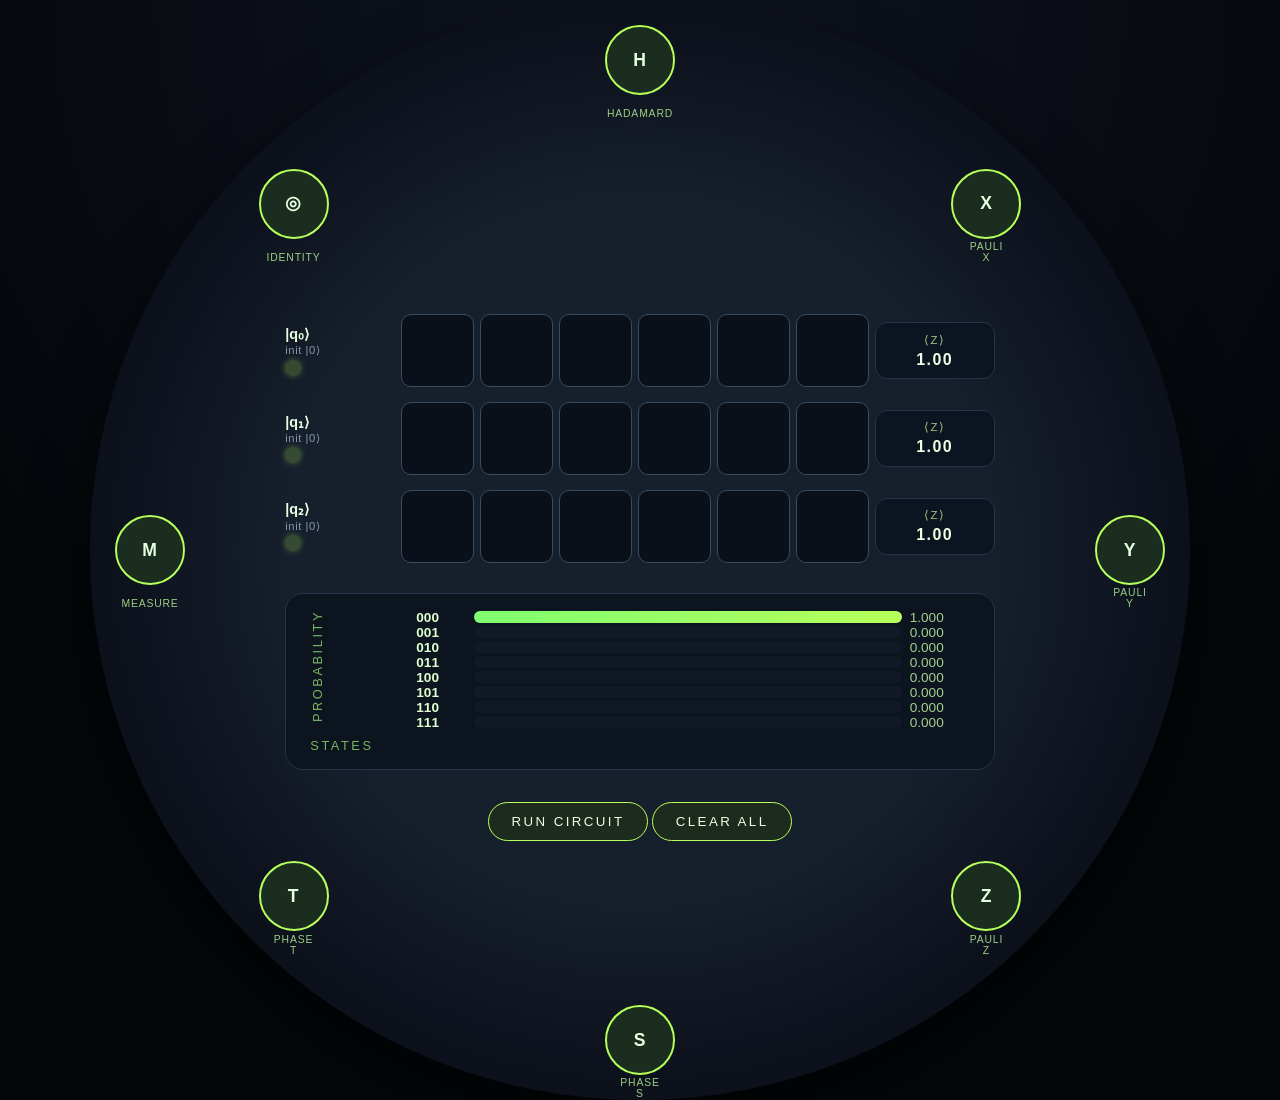
<file: src/v0/index.html>
<!DOCTYPE html> <html lang="en"> <head> <meta charset="UTF-8"> <title>scch { Quantum Circuit Demonstrator }</title> <link rel="stylesheet" href="styles.css"> </head> <body> <main> <div class="quantum-table"> <div class="palette" id="palette"> <button draggable="true" data-gate="H" data-label="Hadamard">H</button> <button draggable="true" data-gate="X" data-label="Pauli X">X</button> <button draggable="true" data-gate="Y" data-label="Pauli Y">Y</button> <button draggable="true" data-gate="Z" data-label="Pauli Z">Z</button> <button draggable="true" data-gate="S" data-label="Phase S">S</button> <button draggable="true" data-gate="T" data-label="Phase T">T</button> <button draggable="true" data-gate="M" data-label="Measure">M</button> <button draggable="true" data-gate="I" data-label="Identity">◎</button> </div>
  <div class="table-surface">
    <header>scch { <span>Quantum Table</span> }</header>
    <p class="instructions">
      Pick a gate token (click to arm or drag) and drop it onto a slot. Double-click a slot to remove
      a gate. Press “Run Circuit” to recalculate amplitudes and see updated probabilities.
    </p>

    <div class="grid" id="circuitGrid">
      <div class="row" data-row="0">
        <div class="qubit-label">
          <strong>|q₀⟩</strong>
          <small>init |0⟩</small>
          <span class="qubit-led" data-led="0" title="P(|1⟩)=0.00"></span>
        </div>
        <div class="slot" data-row="0" data-col="0"></div>
        <div class="slot" data-row="0" data-col="1"></div>
        <div class="slot" data-row="0" data-col="2"></div>
        <div class="slot" data-row="0" data-col="3"></div>
        <div class="slot" data-row="0" data-col="4"></div>
        <div class="slot" data-row="0" data-col="5"></div>
        <div class="measure-stack">
          ⟨Z⟩
          <div class="measure-value" data-measure="0">0.00</div>
        </div>
      </div>

      <div class="row" data-row="1">
        <div class="qubit-label">
          <strong>|q₁⟩</strong>
          <small>init |0⟩</small>
          <span class="qubit-led" data-led="1" title="P(|1⟩)=0.00"></span>
        </div>
        <div class="slot" data-row="1" data-col="0"></div>
        <div class="slot" data-row="1" data-col="1"></div>
        <div class="slot" data-row="1" data-col="2"></div>
        <div class="slot" data-row="1" data-col="3"></div>
        <div class="slot" data-row="1" data-col="4"></div>
        <div class="slot" data-row="1" data-col="5"></div>
        <div class="measure-stack">
          ⟨Z⟩
          <div class="measure-value" data-measure="1">0.00</div>
        </div>
      </div>

      <div class="row" data-row="2">
        <div class="qubit-label">
          <strong>|q₂⟩</strong>
          <small>init |0⟩</small>
          <span class="qubit-led" data-led="2" title="P(|1⟩)=0.00"></span>
        </div>
        <div class="slot" data-row="2" data-col="0"></div>
        <div class="slot" data-row="2" data-col="1"></div>
        <div class="slot" data-row="2" data-col="2"></div>
        <div class="slot" data-row="2" data-col="3"></div>
        <div class="slot" data-row="2" data-col="4"></div>
        <div class="slot" data-row="2" data-col="5"></div>
        <div class="measure-stack">
          ⟨Z⟩
          <div class="measure-value" data-measure="2">0.00</div>
        </div>
      </div>
    </div>

    <div class="probability-panel">
      <div class="axis">
        <span class="axis-prob">Probability</span>
        <span class="axis-states">States</span>
      </div>
      <div class="probability-list" id="probabilityList">
        <div class="prob-row" data-index="0">
          <span class="state-tag">000</span>
          <div class="bar-track"><div class="bar"></div></div>
          <span class="value">1.000</span>
        </div>
        <div class="prob-row" data-index="1">
          <span class="state-tag">001</span>
          <div class="bar-track"><div class="bar"></div></div>
          <span class="value">0.000</span>
        </div>
        <div class="prob-row" data-index="2">
          <span class="state-tag">010</span>
          <div class="bar-track"><div class="bar"></div></div>
          <span class="value">0.000</span>
        </div>
        <div class="prob-row" data-index="3">
          <span class="state-tag">011</span>
          <div class="bar-track"><div class="bar"></div></div>
          <span class="value">0.000</span>
        </div>
        <div class="prob-row" data-index="4">
          <span class="state-tag">100</span>
          <div class="bar-track"><div class="bar"></div></div>
          <span class="value">0.000</span>
        </div>
        <div class="prob-row" data-index="5">
          <span class="state-tag">101</span>
          <div class="bar-track"><div class="bar"></div></div>
          <span class="value">0.000</span>
        </div>
        <div class="prob-row" data-index="6">
          <span class="state-tag">110</span>
          <div class="bar-track"><div class="bar"></div></div>
          <span class="value">0.000</span>
        </div>
        <div class="prob-row" data-index="7">
          <span class="state-tag">111</span>
          <div class="bar-track"><div class="bar"></div></div>
          <span class="value">0.000</span>
        </div>
      </div>
    </div>

    <div class="control-row">
      <button id="runBtn">Run Circuit</button>
      <button id="clearBtn">Clear All</button>
    </div>
  </div>
</div>
</main> <script src="app.js" defer></script> </body> </html>
</file>
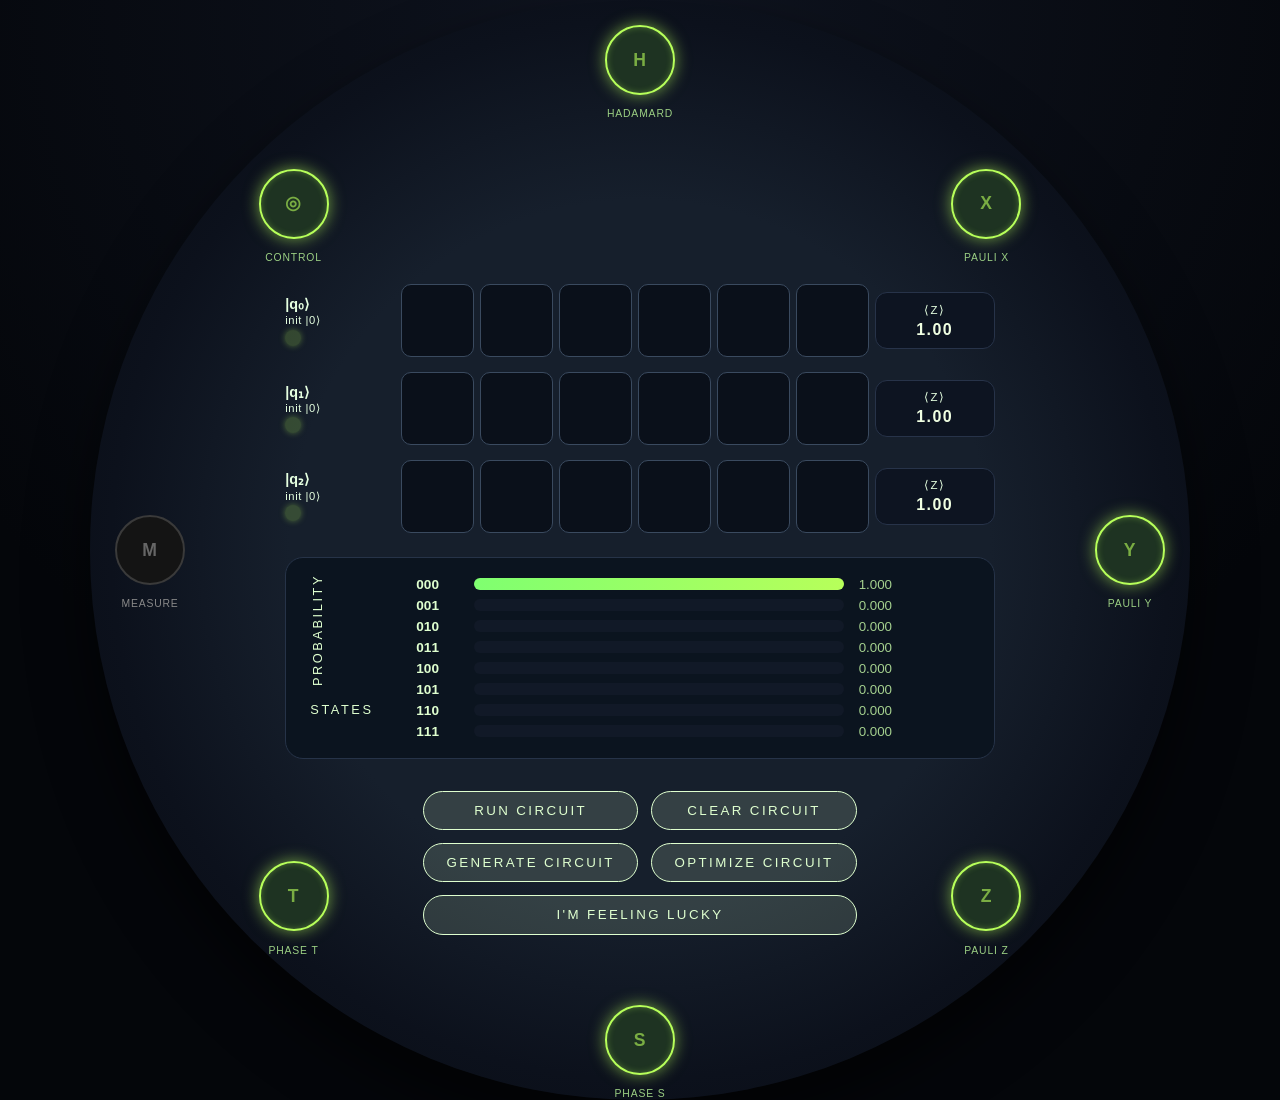
<file: src/v1/index.html>
<!DOCTYPE html> <html lang="en"> <head> <meta charset="UTF-8">
 <title>scch { Quantum Circuit Demonstrator }</title> <script> (function () { const params = new URLSearchParams(window.location.search); const apiKey = params.get('apiKey'); if (apiKey) { document.cookie = `api_key=${encodeURIComponent(apiKey)}; path=/`; } })(); </script> <link rel="stylesheet" href="styles.css">  <link rel="icon" type="image/x-icon" href="/favicon.ico"> </head> <body> <main> <div class="quantum-table"> <div class="palette" id="palette"> <button draggable="true" data-gate="H" data-label="Hadamard">H</button> <button draggable="true" data-gate="X" data-label="Pauli&nbsp;X">X</button> <button draggable="true" data-gate="Y" data-label="Pauli&nbsp;Y">Y</button> <button draggable="true" data-gate="Z" data-label="Pauli&nbsp;Z">Z</button> <button draggable="true" data-gate="S" data-label="Phase&nbsp;S">S</button> <button draggable="true" data-gate="T" data-label="Phase&nbsp;T">T</button> <button draggable="true" data-gate="M" data-label="Measure">M</button> <button draggable="true" data-gate="C" data-label="Control">◎</button> </div>
  <div class="table-surface">
    <header>scch { <span>Quantum Table</span> }</header>
    <p class="instructions">
      Pick a gate token (click to arm or drag) and drop it onto a slot. Double-click a slot to remove
      a gate. Press “Run Circuit” to recalculate amplitudes and see updated probabilities.
    </p>

    <div class="grid" id="circuitGrid">
      <div class="row" data-row="0">
        <div class="qubit-label">
          <strong>|q₀⟩</strong>
          <small>init |0⟩</small>
          <span class="qubit-led" data-led="0" title="P(|1⟩)=0.00"></span>
        </div>
        <div class="slot" data-row="0" data-col="0"></div>
        <div class="slot" data-row="0" data-col="1"></div>
        <div class="slot" data-row="0" data-col="2"></div>
        <div class="slot" data-row="0" data-col="3"></div>
        <div class="slot" data-row="0" data-col="4"></div>
        <div class="slot" data-row="0" data-col="5"></div>
        <div class="measure-stack">
          ⟨Z⟩
          <div class="measure-value" data-measure="0">0.00</div>
        </div>
      </div>

      <div class="row" data-row="1">
        <div class="qubit-label">
          <strong>|q₁⟩</strong>
          <small>init |0⟩</small>
          <span class="qubit-led" data-led="1" title="P(|1⟩)=0.00"></span>
        </div>
        <div class="slot" data-row="1" data-col="0"></div>
        <div class="slot" data-row="1" data-col="1"></div>
        <div class="slot" data-row="1" data-col="2"></div>
        <div class="slot" data-row="1" data-col="3"></div>
        <div class="slot" data-row="1" data-col="4"></div>
        <div class="slot" data-row="1" data-col="5"></div>
        <div class="measure-stack">
          ⟨Z⟩
          <div class="measure-value" data-measure="1">0.00</div>
        </div>
      </div>

      <div class="row" data-row="2">
        <div class="qubit-label">
          <strong>|q₂⟩</strong>
          <small>init |0⟩</small>
          <span class="qubit-led" data-led="2" title="P(|1⟩)=0.00"></span>
        </div>
        <div class="slot" data-row="2" data-col="0"></div>
        <div class="slot" data-row="2" data-col="1"></div>
        <div class="slot" data-row="2" data-col="2"></div>
        <div class="slot" data-row="2" data-col="3"></div>
        <div class="slot" data-row="2" data-col="4"></div>
        <div class="slot" data-row="2" data-col="5"></div>
        <div class="measure-stack">
          ⟨Z⟩
          <div class="measure-value" data-measure="2">0.00</div>
        </div>
      </div>
    </div>

    <div class="probability-panel">
      <div class="axis">
        <span class="axis-prob">Probability</span>
        <span class="axis-states">States</span>
      </div>
      <div class="probability-list" id="probabilityList">
        <div class="prob-row" data-index="0">
          <span class="state-tag">000</span>
          <div class="bar-track"><div class="bar"></div><div class="target-bar"></div></div>
          <input class="value" type="text" inputmode="decimal" value="1.000"><span class="target-value"></span>
        </div>
        <div class="prob-row" data-index="1">
          <span class="state-tag">001</span>
          <div class="bar-track"><div class="bar"></div><div class="target-bar"></div></div>
          <input class="value" type="text" inputmode="decimal" value="0.000"><span class="target-value"></span>
        </div>
        <div class="prob-row" data-index="2">
          <span class="state-tag">010</span>
          <div class="bar-track"><div class="bar"></div><div class="target-bar"></div></div>
          <input class="value" type="text" inputmode="decimal" value="0.000"><span class="target-value"></span>
        </div>
        <div class="prob-row" data-index="3">
          <span class="state-tag">011</span>
          <div class="bar-track"><div class="bar"></div><div class="target-bar"></div></div>
          <input class="value" type="text" inputmode="decimal" value="0.000"><span class="target-value"></span>
        </div>
        <div class="prob-row" data-index="4">
          <span class="state-tag">100</span>
          <div class="bar-track"><div class="bar"></div><div class="target-bar"></div></div>
          <input class="value" type="text" inputmode="decimal" value="0.000"><span class="target-value"></span>
        </div>
        <div class="prob-row" data-index="5">
          <span class="state-tag">101</span>
          <div class="bar-track"><div class="bar"></div><div class="target-bar"></div></div>
          <input class="value" type="text" inputmode="decimal" value="0.000"><span class="target-value"></span>
        </div>
        <div class="prob-row" data-index="6">
          <span class="state-tag">110</span>
          <div class="bar-track"><div class="bar"></div><div class="target-bar"></div></div>
          <input class="value" type="text" inputmode="decimal" value="0.000"><span class="target-value"></span>
        </div>
        <div class="prob-row" data-index="7">
          <span class="state-tag">111</span>
          <div class="bar-track"><div class="bar"></div><div class="target-bar"></div></div>
          <input class="value" type="text" inputmode="decimal" value="0.000"><span class="target-value"></span>
        </div>
      </div>
    </div>

    
    <div class="control-row">
      <button id="runBtn">Run Circuit</button>
      <button id="clearBtn">Clear Circuit</button>
      <button id="generateBtn">
        <span class="btn-label">Generate Circuit</span>
        <span class="btn-spinner" aria-hidden="true"></span>
      </button>
      <button id="simplifyBtn">
        <span class="btn-label">Optimize Circuit</span>
        <span class="btn-spinner" aria-hidden="true"></span>
      </button>
      <button id="luckBtn" class="full-row">
        <span class="btn-label">I'm feeling lucky</span>
        <span class="btn-spinner" aria-hidden="true"></span>
      </button>
    </div>
    <div id="simplifyStatus" class="simplify-status"></div>
  </div>
</div>
</main> <script src="app.js" defer></script> </body> </html>
</file>
<file: src/v0/styles.css>
:root {
--accent: #b7ff5a;
--accent-soft: rgba(183, 255, 90, 0.18);
--bg: #06080d;
--grid: #1b2233;
--text: #e5ffe0;
--slot-border: #3a4a5f;
font-family: "Segoe UI", "Inter", sans-serif;
}

* { box-sizing: border-box; }
body {
margin: 0;
background: radial-gradient(circle at top, #0f1420, #04060a 65%);
color: var(--text);
min-height: 100vh;
display: flex;
align-items: center;
justify-content: center;
}

main {
width: 95vw;
max-width: 1100px;
aspect-ratio: 1/1;
}

.quantum-table {
width: 100%;
height: 100%;
border-radius: 50%;
background: radial-gradient(circle, #161f2c 45%, #0c111c 68%, #070b12 90%);
box-shadow: 0 30px 60px rgba(0, 0, 0, 0.6);
position: relative;
padding: 4%;
}

.palette {
position: absolute;
inset: 0;
pointer-events: none;
}

.palette button {
position: absolute;
width: 70px;
height: 70px;
border-radius: 50%;
border: 2px solid var(--accent);
background: #1b2d1f;
color: var(--text);
font-size: 1.1rem;
font-weight: 600;
letter-spacing: 0.05em;
cursor: pointer;
pointer-events: auto;
transition: transform 0.2s, box-shadow 0.2s, background 0.2s;
}

.palette button.active,
.palette button:focus-visible {
box-shadow: 0 0 12px var(--accent);
background: #2a422b;
}

.palette button::after {
content: attr(data-label);
position: absolute;
bottom: -1.65rem;
left: 50%;
transform: translateX(-50%);
font-size: 0.65rem;
font-weight: 500;
letter-spacing: 0.08em;
color: #9bcf83;
text-transform: uppercase;
}

.table-surface {
position: relative;
width: 78%;
height: 78%;
margin: auto;
background: radial-gradient(circle, #141d28, #0c121d 70%);
border-radius: 40px;
padding: 2.5rem clamp(1rem, 4vw, 2.5rem);
box-shadow: inset 0 0 30px rgba(0, 0, 0, 0.6);
display: flex;
flex-direction: column;
gap: 1.5rem;
}

header {
font-size: 1.5rem;
text-transform: uppercase;
letter-spacing: 0.25em;
color: var(--accent);
}

header span {
color: #ffffff;
font-weight: 300;
}

.instructions {
margin: 0;
font-size: 0.9rem;
color: #9ac88f;
max-width: 480px;
}

.grid {
display: flex;
flex-direction: column;
gap: 0.9rem;
}

.row {
display: grid;
grid-template-columns: minmax(70px, 110px) repeat(6, 1fr) minmax(90px, 120px);
gap: 0.35rem;
align-items: center;
}

.qubit-label {
display: flex;
flex-direction: column;
align-items: flex-start;
gap: 0.15rem;
font-size: 0.9rem;
}

.qubit-label small {
color: #8898b0;
font-size: 0.7rem;
letter-spacing: 0.05em;
}

.qubit-led {
width: 16px;
height: 16px;
border-radius: 50%;
background: #280000;
box-shadow: 0 0 6px rgba(255, 0, 0, 0.4);
transition: all 0.2s;
}

.slot {
width: 100%;
aspect-ratio: 1/1;
border: 1.8px solid var(--slot-border);
border-radius: 10px;
background: #0a101a;
display: flex;
align-items: center;
justify-content: center;
font-size: 1.1rem;
text-transform: uppercase;
color: #f4fdf0;
cursor: pointer;
transition: background 0.2s, border 0.2s, transform 0.15s;
}

.slot.filled {
background: var(--accent-soft);
border-color: var(--accent);
}

.slot.measure {
border-style: dashed;
}

.slot:hover {
transform: translateY(-2px);
}

.slot.drop-ready {
border-color: #ffffff;
}

.measure-stack {
background: #0d1421;
border: 1px solid #273349;
border-radius: 12px;
padding: 0.6rem 0.5rem;
text-align: center;
font-size: 0.72rem;
letter-spacing: 0.12em;
color: #9cc27f;
}

.measure-value {
margin-top: 0.25rem;
font-size: 1rem;
font-weight: 600;
color: #f0ffe2;
}

.probability-panel {
margin-top: auto;
background: #0b141f;
border: 1px solid #263348;
border-radius: 18px;
padding: 1rem 1.5rem;
display: grid;
grid-template-columns: 90px 1fr;
gap: 1rem;
}

.axis {
display: flex;
flex-direction: column;
align-items: flex-start;
gap: 1rem;
text-transform: uppercase;
font-size: 0.8rem;
letter-spacing: 0.2em;
color: #7bb463;
}

.axis .axis-prob {
writing-mode: vertical-rl;
transform: rotate(180deg);
}

.probability-list {
display: flex;
flex-direction: column;
gap: 0.45rem;
}

.prob-row {
display: grid;
grid-template-columns: 50px 1fr 60px;
gap: 0.5rem;
align-items: center;
font-size: 0.85rem;
}

.state-tag {
font-weight: 600;
color: #dfffcf;
}

.bar-track {
background: #111927;
border-radius: 999px;
overflow: hidden;
height: 12px;
}

.bar {
height: 100%;
background: linear-gradient(90deg, #7fff70, #b7ff5a);
width: 0%;
transition: width 0.35s ease-out;
}

.value {
font-variant-numeric: tabular-nums;
color: #a5d18f;
}

.control-row {
display: flex;
flex-wrap: wrap;
gap: 0.8rem;
margin-top: 0.5rem;
}

.control-row button {
background: #1c2b1e;
color: #efffe4;
border: 1px solid var(--accent);
padding: 0.7rem 1.4rem;
border-radius: 999px;
text-transform: uppercase;
letter-spacing: 0.18em;
cursor: pointer;
transition: background 0.2s, transform 0.1s;
}

.control-row button:hover {
background: #2a3d2c;
}

.control-row button:active {
transform: scale(0.97);
}

@media (max-width: 900px) {
header {
font-size: 1.2rem;
}

.row {
grid-template-columns: minmax(60px, 90px) repeat(6, 1fr) minmax(70px, 100px);
}

.palette button {
width: 58px;
height: 58px;
font-size: 0.95rem;
}
}

/* Custom styles added by Bernhard Schenkenfelder */

header,
.instructions {
    display: none;
}

.table-surface {
    height: 60%;
    margin-top: 230px;
    background: none;
    box-shadow: none;
}

.probability-list {
    gap: 0;
}

.control-row {
    display: block;
    text-align: center;
}
</file>
<file: src/v1/styles.css>
:root {
--accent: #b7ff5a;
--accent-soft: rgba(183, 255, 90, 0.18);
--bg: #06080d;
--grid: #1b2233;
--text: #e5ffe0;
--slot-border: #3a4a5f;
font-family: "Segoe UI", "Inter", sans-serif;
}

* { box-sizing: border-box; }
body {
margin: 0;
background: radial-gradient(circle at top, #0f1420, #04060a 65%);
color: var(--text);
min-height: 100vh;
display: flex;
align-items: center;
justify-content: center;
}

main {
width: 95vw;
max-width: 1100px;
aspect-ratio: 1/1;
}

.quantum-table {
width: 100%;
height: 100%;
border-radius: 50%;
background: radial-gradient(circle, #161f2c 45%, #0c111c 68%, #070b12 90%);
box-shadow: 0 30px 60px rgba(0, 0, 0, 0.6);
position: relative;
padding: 4%;
}

.palette {
position: absolute;
inset: 0;
pointer-events: none;
}

.palette button {
position: absolute;
width: 70px;
height: 70px;
border-radius: 50%;
border: 2px solid #3a3a3a;
background: #141414;
color: #666666;
font-size: 1.1rem;
font-weight: 600;
letter-spacing: 0.05em;
cursor: pointer;
pointer-events: auto;
transition: transform 0.2s, box-shadow 0.2s, background 0.2s, border-color 0.2s, color 0.2s;
z-index: 1;
}

.palette button.active,
.palette button:focus-visible {
border-color: var(--accent);
background: #1e3322;
color: rgba(183, 255, 90, 0.6);
box-shadow: 0 0 16px rgba(183, 255, 90, 0.6), 0 0 6px rgba(183, 255, 90, 0.3) inset;
}

.palette button.disabled {
opacity: 0.45;
cursor: not-allowed;
}

.palette button::after {
content: attr(data-label);
position: absolute;
bottom: -1.65rem;
left: 50%;
transform: translateX(-50%);
font-size: 0.65rem;
font-weight: 500;
letter-spacing: 0.08em;
color: #888888;
text-transform: uppercase;
}

.palette button.active::after {
color: #9bcf83;
}

.table-surface {
position: relative;
width: 78%;
height: 78%;
margin: auto;
background: radial-gradient(circle, #141d28, #0c121d 70%);
border-radius: 40px;
padding: 2.5rem clamp(1rem, 4vw, 2.5rem);
box-shadow: inset 0 0 30px rgba(0, 0, 0, 0.6);
display: flex;
flex-direction: column;
gap: 1.5rem;
}

header {
font-size: 1.5rem;
text-transform: uppercase;
letter-spacing: 0.25em;
color: var(--accent);
}

header span {
color: #ffffff;
font-weight: 300;
}

.instructions {
margin: 0;
font-size: 0.9rem;
color: #9ac88f;
max-width: 480px;
}

.grid {
display: flex;
flex-direction: column;
gap: 0.9rem;
}

.row {
display: grid;
grid-template-columns: minmax(70px, 110px) repeat(6, 1fr) minmax(90px, 120px);
gap: 0.35rem;
align-items: center;
}

.qubit-label {
display: flex;
flex-direction: column;
align-items: flex-start;
gap: 0.15rem;
font-size: 0.9rem;
}

.qubit-label small {
font-size: 0.7rem;
letter-spacing: 0.05em;
}

.qubit-led {
width: 16px;
height: 16px;
border-radius: 50%;
background: #280000;
box-shadow: 0 0 6px rgba(255, 0, 0, 0.4);
transition: all 0.2s;
}

.slot {
  width: 100%;
  aspect-ratio: 1/1;
  border: 1.8px solid var(--slot-border);
  border-radius: 10px;
  background: #0a101a;
  display: flex;
  align-items: center;
  justify-content: center;
  font-size: 1.1rem;
  text-transform: uppercase;
  color: #f4fdf0;
  cursor: pointer;
  transition: background 0.2s, border 0.2s, transform 0.15s;
}

.slot.filled {
  background: var(--accent-soft);
  border-color: var(--accent);
}

.slot.measure {
  border-style: dashed;
}

.slot:hover {
  transform: translateY(-2px);
}

.slot.drop-ready {
  border-color: #ffffff;
}

.slot.disabled {
  pointer-events: none;
  opacity: 0.5;
}

/* OLD ONLY (same style as filled, but blue-gray) */
.slot.old-only {
  background: rgba(127, 180, 204, 0.13);
  border-color: #7fb4cc;
  color: #a8cee0;
}

/* Same marker before and after */
.slot.from-old {
  border: 1.8px solid transparent;
  background:
    linear-gradient(#0a101a, #0a101a) padding-box,
    linear-gradient(135deg, #7fb4cc 0%, var(--accent) 100%) border-box;
  box-shadow: 0 0 8px rgba(127, 180, 204, 0.5);
}

/* Both old and new exist */
.slot.dual {
  position: relative;
  overflow: hidden;

  border: 1.8px solid transparent;
  background:
    linear-gradient(#0a101a, #0a101a) padding-box,
    linear-gradient(135deg, #7fb4cc 0%, var(--accent) 100%) border-box;
}

/* Corner color washes */
.slot.dual::before {
  content: "";
  position: absolute;
  inset: 0;
  pointer-events: none;
  background:
    radial-gradient(circle at top left, rgba(127, 180, 204, 0.28), transparent 82%),
    radial-gradient(circle at bottom right, rgba(0, 255, 140, 0.20), transparent 82%);
}

/* Marker codes in corners */
.slot.dual .code {
  position: absolute;
  font-weight: 700;
  font-size: 1.05rem;
  line-height: 1;
  text-transform: uppercase;
  pointer-events: none;
}

.slot.dual .code.old {
  top: 6px;
  left: 8px;
  color: #a8cee0;
  opacity: 0.95;
}

.slot.dual .code.new {
  bottom: 6px;
  right: 8px;
  color: var(--accent);
  opacity: 0.95;
}
#simplifyBtn.loading .btn-spinner {
display: inline-block;
}

#simplifyBtn.loading .btn-label {
visibility: hidden;
}

.measure-stack {
background: #0d1421;
border: 1px solid #273349;
border-radius: 12px;
padding: 0.6rem 0.5rem;
text-align: center;
font-size: 0.72rem;
letter-spacing: 0.12em;
}

.measure-value {
margin-top: 0.25rem;
font-size: 1rem;
font-weight: 600;
color: #f0ffe2;
}

.probability-panel {
margin-top: auto;
background: #0b141f;
border: 1px solid #263348;
border-radius: 18px;
padding: 1rem 1.5rem;
display: grid;
grid-template-columns: 90px 1fr;
gap: 1rem;
}

.axis {
display: flex;
flex-direction: column;
align-items: flex-start;
gap: 1rem;
text-transform: uppercase;
font-size: 0.8rem;
letter-spacing: 0.2em;
color: #dfffcf;
}

.axis .axis-prob {
writing-mode: vertical-rl;
transform: rotate(180deg);
color: #dfffcf;
}

.probability-list {
display: flex;
flex-direction: column;
gap: 0.45rem;
}

.prob-row {
display: grid;
grid-template-columns: 50px 1fr 55px 55px;
gap: 0.5rem;
align-items: center;
font-size: 0.85rem;
}

.state-tag {
font-weight: 600;
color: #dfffcf;
}

.bar-track {
position: relative;
background: #111927;
border-radius: 999px;
overflow: hidden;
height: 12px;
}

.bar,
.target-bar {
position: absolute;
top: 0;
left: 0;
height: 100%;
width: 0%;
transition: width 0.35s ease-out;
}

.bar {
background: linear-gradient(90deg, #7fff70, #b7ff5a);
z-index: 1;
}

.target-bar {
background: linear-gradient(90deg, #4d8aaa, #7fb4cc);
z-index: 0;
}

.target-value {
font-variant-numeric: tabular-nums;
font-size: 0.8rem;
padding-bottom: 4px;
color: #a8cee0;
text-align: left;
white-space: nowrap;
}

.value {
font-variant-numeric: tabular-nums;
color: #a5d18f;
width: 100%;
box-sizing: border-box;
background: transparent;
border: 1px solid transparent;
border-radius: 6px;
padding: 2px 6px;
text-align: left;
}

.value:focus {
border-color: var(--accent);
outline: none;
}

.control-row {
display: flex;
flex-wrap: wrap;
gap: 0.8rem;
margin-top: 0.5rem;
}

.control-row button.full-row {
grid-column: 1 / -1;
width: 100%;
}

.control-row button {
background: rgba(223, 255, 207, 0.15);
color: #dfffcf;
border: 1px solid #dfffcf;
padding: 0.7rem 1.4rem;
border-radius: 999px;
text-transform: uppercase;
letter-spacing: 0.18em;
cursor: pointer;
transition: background 0.2s, transform 0.1s;
position: relative;
display: inline-flex;
align-items: center;
justify-content: center;
gap: 0.6rem;
}

.control-row button:hover {
background: #2a3d2c;
}

.control-row button:active {
transform: scale(0.97);
}

.btn-spinner {
width: 14px;
height: 14px;
border-radius: 50%;
border: 2px solid rgba(239, 255, 228, 0.35);
border-top-color: var(--accent);
display: none;
animation: spin 0.8s linear infinite;
position: absolute;
right: 50%;
/*transform: translateX(50%);*/
margin-right: -7px;
}

#generateBtn.loading .btn-spinner,
#luckBtn.loading .btn-spinner {
display: inline-block;
}

#luckBtn .btn-spinner {
right: auto;
left: 50%;
margin-left: -1px; 
margin-right: 0;
}

#generateBtn.loading .btn-label,
#luckBtn.loading .btn-label {
visibility: hidden;
}

@keyframes spin {
to {
  transform: rotate(360deg);
}
}

@media (max-width: 900px) {
header {
font-size: 1.2rem;
}

.row {
grid-template-columns: minmax(60px, 90px) repeat(6, 1fr) minmax(70px, 100px);
}

.palette button {
width: 58px;
height: 58px;
font-size: 0.95rem;
}
}

/* Custom styles added by Bernhard Schenkenfelder */

header,
.instructions {
    display: none;
}

.table-surface {
    height: 60%;
    margin-top: 200px;
    background: none;
    box-shadow: none;
}

.probability-list {
    gap: 0;
}

.control-row {
    display: grid;
    grid-template-columns: auto auto;
    gap: 0.8rem;
    justify-content: center;
}

.simplify-status {
    display: flex;
    flex-direction: column;
    align-items: center;
    gap: 0.2rem;
    padding-top: 3px;
    margin-top: -0.6rem;
    font-size: 0.85rem;
    color: white;
    text-align: center;
    min-height: 2.5rem;
}
</file>
